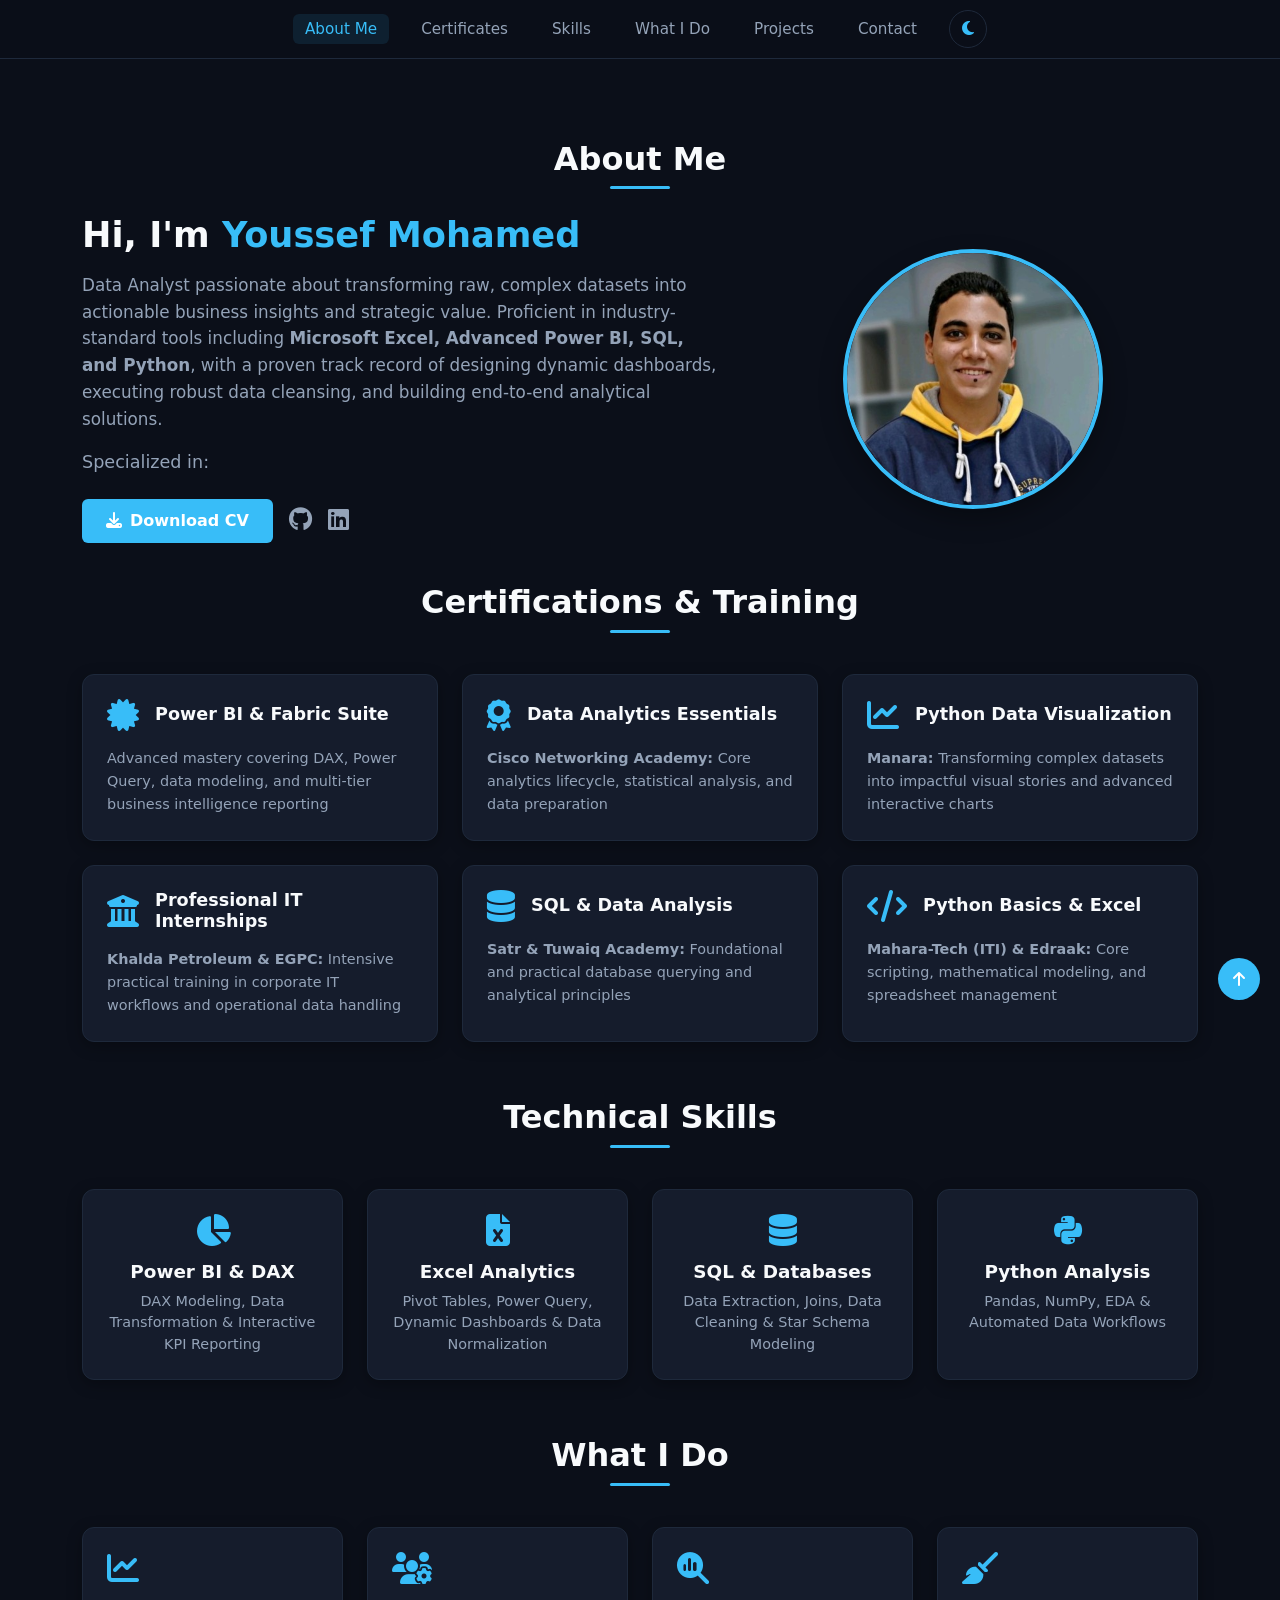
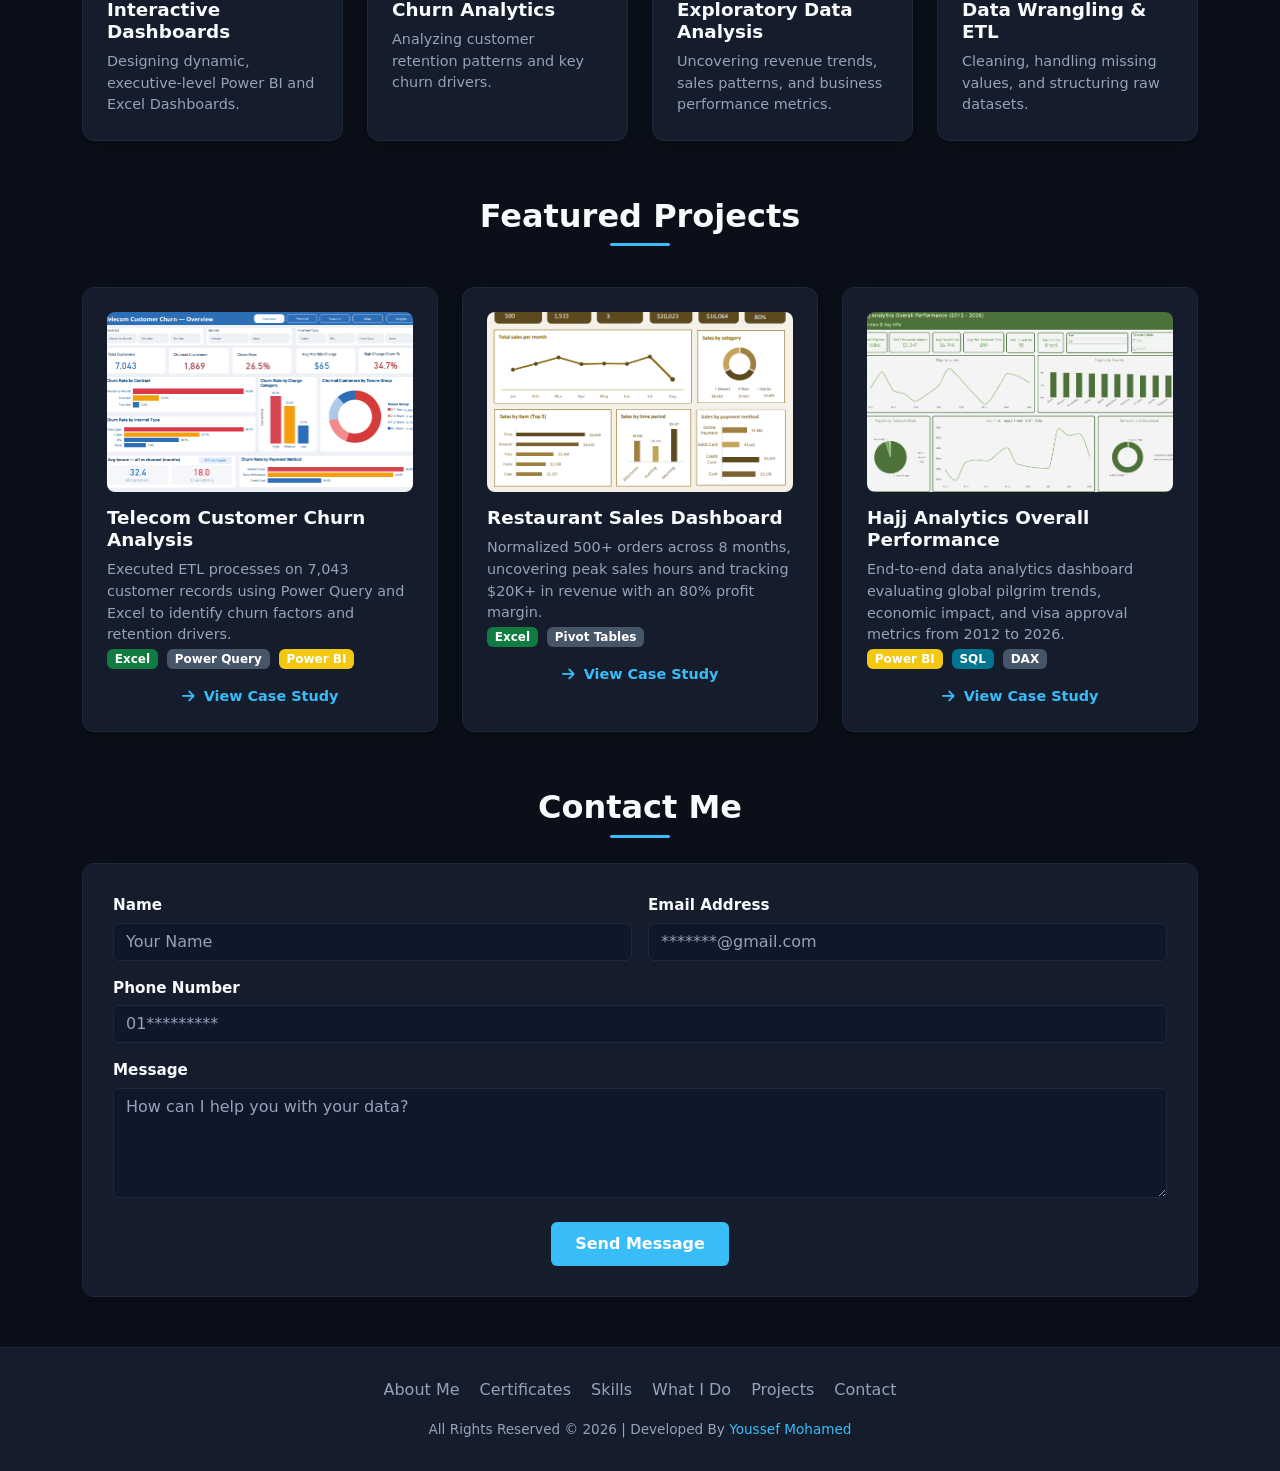
<file: index.html>
<!DOCTYPE html>
<html lang="en">
<head>
    <meta charset="UTF-8">
    <meta name="viewport" content="width=device-width, initial-scale=1.0">
    <title>Youssef Mohamed | Data Analyst Portfolio</title>
    <link rel="stylesheet" href="style.css">
    <link rel="stylesheet" href="all.min-new.css">
    <link rel='stylesheet' href='https://cdnjs.cloudflare.com/ajax/libs/bootstrap/5.3.3/css/bootstrap.min.css'>
    <link rel='stylesheet' href='https://cdnjs.cloudflare.com/ajax/libs/font-awesome/6.5.2/css/all.min.css'>
    <link rel="preconnect" href="https://fonts.googleapis.com">
    <link rel="preconnect" href="https://fonts.gstatic.com" crossorigin>
    <link href="https://fonts.googleapis.com/css2?family=Poppins:wght@300;400;600;700&family=Ubuntu:wght@400;500;700&display=swap" rel="stylesheet">
    <link rel="icon" href="images/youssef.jpg">
    <link href="https://unpkg.com/aos@2.3.1/dist/aos.css" rel="stylesheet">
</head>
<body>
    <div class="loading">
        <div class="spinner"></div>
    </div>
    
    <a id="scroll_top" href="#!"><i class="fa-solid fa-arrow-up"></i></a>

    <nav class="nav-header">
        <div class="nav-container">
            <ul>
                <li><a href="#who_am_i_text" class="active who_am_i">About Me</a></li>
                <li><a href="#certificates_text" class="cert_nav">Certificates</a></li>
                <li><a href="#skills_text" class="skills_nav">Skills</a></li>
                <li><a href="#focus_text" class="what_i_do">What I Do</a></li>
                <li><a href="#projects_text" class="projects_nav">Projects</a></li>
                <li><a href="#contact_text" class="contact">Contact</a></li>
                <li>
                    <button id="theme-toggle" class="theme-toggle-btn" aria-label="Toggle Theme">
                        <i class="fa-solid fa-moon" id="theme-icon"></i>
                    </button>
                </li>
            </ul>
        </div>
    </nav>

    <div class="container main-content">
        <h2 class="heading_text" id="who_am_i_text" data-aos="fade-down">About Me</h2> 
        <div class="row main align-items-center my-4">
            <div class="col-lg-7 col-md-6" data-aos="fade-right">
                <h3 class="hero-title">Hi, I'm <span class="highlight">Youssef Mohamed</span></h3>
                <p class="hero-desc">
                    Data Analyst passionate about transforming raw, complex datasets into actionable business insights and strategic value. 
                    Proficient in industry-standard tools including <strong>Microsoft Excel, Advanced Power BI, SQL, and Python</strong>, with a proven track record of designing dynamic dashboards, executing robust data cleansing, and building end-to-end analytical solutions.
                </p>
                <div class="typing-container mb-4">
                    <span>Specialized in: </span><span class="TypedText"></span><span class="TypeCursor">&nbsp;</span>
                </div>

                <div class="d-flex align-items-center gap-3 flex-wrap">
                    <a href="Youssef_Mohamed_Data_Analyst_CV.pdf" download class="submit-btn text-decoration-none d-inline-block text-center">
                        <i class="fa-solid fa-download me-2"></i>Download CV
                    </a>
                    <a href="https://github.com/Youssefmohamed18" target="_blank" class="social-link-btn" title="GitHub Profile">
                        <i class="fa-brands fa-github fs-4"></i>
                    </a>
                    <a href="https://www.linkedin.com/in/youssef-mohamed00/" target="_blank" class="social-link-btn" title="LinkedIn Profile">
                        <i class="fa-brands fa-linkedin fs-4"></i>
                    </a>
                </div>
            </div>
            <div class="col-lg-5 col-md-6 text-center mt-4 mt-md-0" data-aos="fade-left">
                <div class="profile-img-container">
                    <img src="images/youssef.jpg" alt="Youssef Mohamed - Data Analyst" class="profile-img">
                </div>
            </div>
        </div>

        <!-- Certifications & Training Section -->
        <h2 class="heading_text" id="certificates_text" data-aos="fade-down">Certifications & Training</h2>
        <div class="row cert_section g-4 py-3" data-aos="fade-up">
            <div class="col-md-4 col-sm-6">
                <div class="custom-card cert-card">
                    <div class="d-flex align-items-center mb-3">
                        <i class="fa-solid fa-certificate cert-icon me-3"></i>
                        <h4 class="m-0">Power BI & Fabric Suite</h4>
                    </div>
                    <p>Advanced mastery covering DAX, Power Query, data modeling, and multi-tier business intelligence reporting</p>
                </div>
            </div>
            <div class="col-md-4 col-sm-6">
                <div class="custom-card cert-card">
                    <div class="d-flex align-items-center mb-3">
                        <i class="fa-solid fa-award cert-icon me-3"></i>
                        <h4 class="m-0">Data Analytics Essentials</h4>
                    </div>
                    <p><strong>Cisco Networking Academy:</strong> Core analytics lifecycle, statistical analysis, and data preparation</p>
                </div>
            </div>
            <div class="col-md-4 col-sm-6">
                <div class="custom-card cert-card">
                    <div class="d-flex align-items-center mb-3">
                        <i class="fa-solid fa-chart-line cert-icon me-3"></i>
                        <h4 class="m-0">Python Data Visualization</h4>
                    </div>
                    <p><strong>Manara:</strong> Transforming complex datasets into impactful visual stories and advanced interactive charts</p>
                </div>
            </div>
            <div class="col-md-4 col-sm-6">
                <div class="custom-card cert-card">
                    <div class="d-flex align-items-center mb-3">
                        <i class="fa-solid fa-building-columns cert-icon me-3"></i>
                        <h4 class="m-0">Professional IT Internships</h4>
                    </div>
                    <p><strong>Khalda Petroleum & EGPC:</strong> Intensive practical training in corporate IT workflows and operational data handling</p>
                </div>
            </div>
            <div class="col-md-4 col-sm-6">
                <div class="custom-card cert-card">
                    <div class="d-flex align-items-center mb-3">
                        <i class="fa-solid fa-database cert-icon me-3"></i>
                        <h4 class="m-0">SQL & Data Analysis</h4>
                    </div>
                    <p><strong>Satr & Tuwaiq Academy:</strong> Foundational and practical database querying and analytical principles</p>
                </div>
            </div>
            <div class="col-md-4 col-sm-6">
                <div class="custom-card cert-card">
                    <div class="d-flex align-items-center mb-3">
                        <i class="fa-solid fa-code cert-icon me-3"></i>
                        <h4 class="m-0">Python Basics & Excel</h4>
                    </div>
                    <p><strong>Mahara-Tech (ITI) & Edraak:</strong> Core scripting, mathematical modeling, and spreadsheet management</p>
                </div>
            </div>
        </div>

        <h2 class="heading_text" id="skills_text" data-aos="fade-down">Technical Skills</h2>
        <div class="row skills_section g-4 py-3" data-aos="fade-up">
            <div class="col-md-3 col-sm-6">
                <div class="custom-card skill-card text-center">
                    <i class="fa-solid fa-chart-pie skill-icon powerbi-icon"></i>
                    <h4>Power BI & DAX</h4>
                    <p>DAX Modeling, Data Transformation & Interactive KPI Reporting</p>
                </div>
            </div>
            <div class="col-md-3 col-sm-6">
                <div class="custom-card skill-card text-center">
                    <i class="fa-solid fa-file-excel skill-icon excel-icon"></i>
                    <h4>Excel Analytics</h4>
                    <p>Pivot Tables, Power Query, Dynamic Dashboards & Data Normalization</p>
                </div>
            </div>
            <div class="col-md-3 col-sm-6">
                <div class="custom-card skill-card text-center">
                    <i class="fa-solid fa-database skill-icon sql-icon"></i>
                    <h4>SQL & Databases</h4>
                    <p>Data Extraction, Joins, Data Cleaning & Star Schema Modeling</p>
                </div>
            </div>
            <div class="col-md-3 col-sm-6">
                <div class="custom-card skill-card text-center">
                    <i class="fa-brands fa-python skill-icon python-icon"></i>
                    <h4>Python Analysis</h4>
                    <p>Pandas, NumPy, EDA & Automated Data Workflows</p>
                </div>
            </div>
        </div>

        <h2 class="heading_text" id="focus_text" data-aos="fade-down">What I Do</h2>
        <div class="row services_section g-4 py-3" data-aos="fade-up">
            <div class="col-md-6 col-lg-3">
                <div class="custom-card service-card">
                    <i class="fa-solid fa-chart-line service-icon"></i>
                    <h4>Interactive Dashboards</h4>
                    <p>Designing dynamic, executive-level Power BI and Excel Dashboards.</p>
                </div>
            </div>
            <div class="col-md-6 col-lg-3">
                <div class="custom-card service-card">
                    <i class="fa-solid fa-users-gear service-icon"></i>
                    <h4>Churn Analytics</h4>
                    <p>Analyzing customer retention patterns and key churn drivers.</p>
                </div>
            </div>
            <div class="col-md-6 col-lg-3">
                <div class="custom-card service-card">
                    <i class="fa-solid fa-magnifying-glass-chart service-icon"></i>
                    <h4>Exploratory Data Analysis</h4>
                    <p>Uncovering revenue trends, sales patterns, and business performance metrics.</p>
                </div>
            </div>
            <div class="col-md-6 col-lg-3">
                <div class="custom-card service-card">
                    <i class="fa-solid fa-broom service-icon"></i>
                    <h4>Data Wrangling & ETL</h4>
                    <p>Cleaning, handling missing values, and structuring raw datasets.</p>
                </div>
            </div>
        </div>

        <h2 class="heading_text" id="projects_text" data-aos="fade-down">Featured Projects</h2>
        <div class="row projects-container g-4 py-3" data-aos="fade-up">
            <!-- Project 1 -->
            <div class="col-lg-4 col-md-6">
                <div class="custom-card project-card">
                    <div class="project-img-box">
                        <img src="images/Telecom_Dashboard_PowerBI.png" alt="Telecom Churn Dashboard" class="project-img">
                    </div>
                    <div class="project-body">
                        <h4>Telecom Customer Churn Analysis</h4>
                        <p>Executed ETL processes on 7,043 customer records using Power Query and Excel to identify churn factors and retention drivers.</p>
                        <div class="tags mb-3">
                            <span class="badge bg-excel">Excel</span>
                            <span class="badge bg-tech">Power Query</span>
                            <span class="badge bg-powerbi">Power BI</span>
                        </div>
                        <a href="project-telecom.html" class="btn-project w-100 text-center d-block">
                            <i class="fa-solid fa-arrow-right me-1"></i> View Case Study
                        </a>
                    </div>
                </div>
            </div>
            <!-- Project 2 -->
            <div class="col-lg-4 col-md-6">
                <div class="custom-card project-card">
                    <div class="project-img-box">
                        <img src="images/Restaurant_dashboard.png" alt="Restaurant Sales Optimization" class="project-img">
                    </div>
                    <div class="project-body">
                        <h4>Restaurant Sales Dashboard</h4>
                        <p>Normalized 500+ orders across 8 months, uncovering peak sales hours and tracking $20K+ in revenue with an 80% profit margin.</p>
                        <div class="tags mb-3">
                            <span class="badge bg-excel">Excel</span>
                            <span class="badge bg-tech">Pivot Tables</span>
                        </div>
                        <a href="project-restaurant.html" class="btn-project w-100 text-center d-block">
                            <i class="fa-solid fa-arrow-right me-1"></i> View Case Study
                        </a>
                    </div>
                </div>
            </div>
            <!-- Project 3 -->
            <div class="col-lg-4 col-md-6">
                <div class="custom-card project-card">
                    <div class="project-img-box">
                        <img src="images/Overview_Page.png" alt="Hajj Analytics Dashboard" class="project-img">
                    </div>
                    <div class="project-body">
                        <h4>Hajj Analytics Overall Performance</h4>
                        <p>End-to-end data analytics dashboard evaluating global pilgrim trends, economic impact, and visa approval metrics from 2012 to 2026.</p>
                        <div class="tags mb-3">
                            <span class="badge bg-powerbi">Power BI</span>
                            <span class="badge bg-sql">SQL</span>
                            <span class="badge bg-tech">DAX</span>
                        </div>
                        <a href="project-hajj.html" class="btn-project w-100 text-center d-block">
                            <i class="fa-solid fa-arrow-right me-1"></i> View Case Study
                        </a>
                    </div>
                </div>
            </div>
        </div>

        <h2 class="heading_text" id="contact_text" data-aos="fade-down">Contact Me</h2>
        <div class="contact-box my-4">
            <form id="contact-form">
                <div class="row g-3">
                    <div class="col-md-6" data-aos="fade-right">
                        <label for="name">Name</label>
                        <input type="text" name="name" id="name" class="form-control custom-input" placeholder="Your Name" required>
                    </div>
                    <div class="col-md-6" data-aos="fade-right">
                        <label for="email">Email Address</label>
                        <input type="email" name="email" id="email" class="form-control custom-input" placeholder="*******@gmail.com" required>
                    </div>
                    <div class="col-12" data-aos="fade-right">
                        <label for="phone">Phone Number</label>
                        <input type="tel" name="phone" id="phone" class="form-control custom-input" placeholder="01*********" required>
                    </div>
                    <div class="col-12" data-aos="fade-right">
                        <label for="message">Message</label>
                        <textarea name="message" id="message" rows="4" class="form-control custom-input" placeholder="How can I help you with your data?" required></textarea>
                    </div>
                    <div class="col-12 text-center mt-4" data-aos="fade-up">
                        <button type="submit" id="submit-btn" class="submit-btn">Send Message</button>
                    </div>
                </div>
                <!-- عنصر رسالة التنبيه -->
                <div id="form-status" class="mt-3 text-center fw-bold" style="display: none;"></div>
            </form>
        </div>
    </div>

    <footer>
        <ul>
            <li><a href="#who_am_i_text" class="who_am_i">About Me</a></li>
            <li><a href="#certificates_text" class="cert_nav">Certificates</a></li>
            <li><a href="#skills_text" class="skills_nav">Skills</a></li>
            <li><a href="#focus_text" class="services">What I Do</a></li>
            <li><a href="#projects_text" class="projects_nav">Projects</a></li>
            <li><a href="#contact_text" class="contact">Contact</a></li>
        </ul>
        <span>All Rights Reserved ©️ 2026 | Developed By <a href="https://github.com/Youssefmohamed18" target="_blank">Youssef Mohamed</a></span>
    </footer>

    <script src="https://unpkg.com/aos@2.3.1/dist/aos.js"></script>
    <script src='https://cdnjs.cloudflare.com/ajax/libs/jquery/3.6.3/jquery.min.js'></script>
    <script src='https://cdnjs.cloudflare.com/ajax/libs/bootstrap/5.3.3/js/bootstrap.bundle.min.js'></script>
    <script src="script.js"></script>
</body>
</html>
</file>
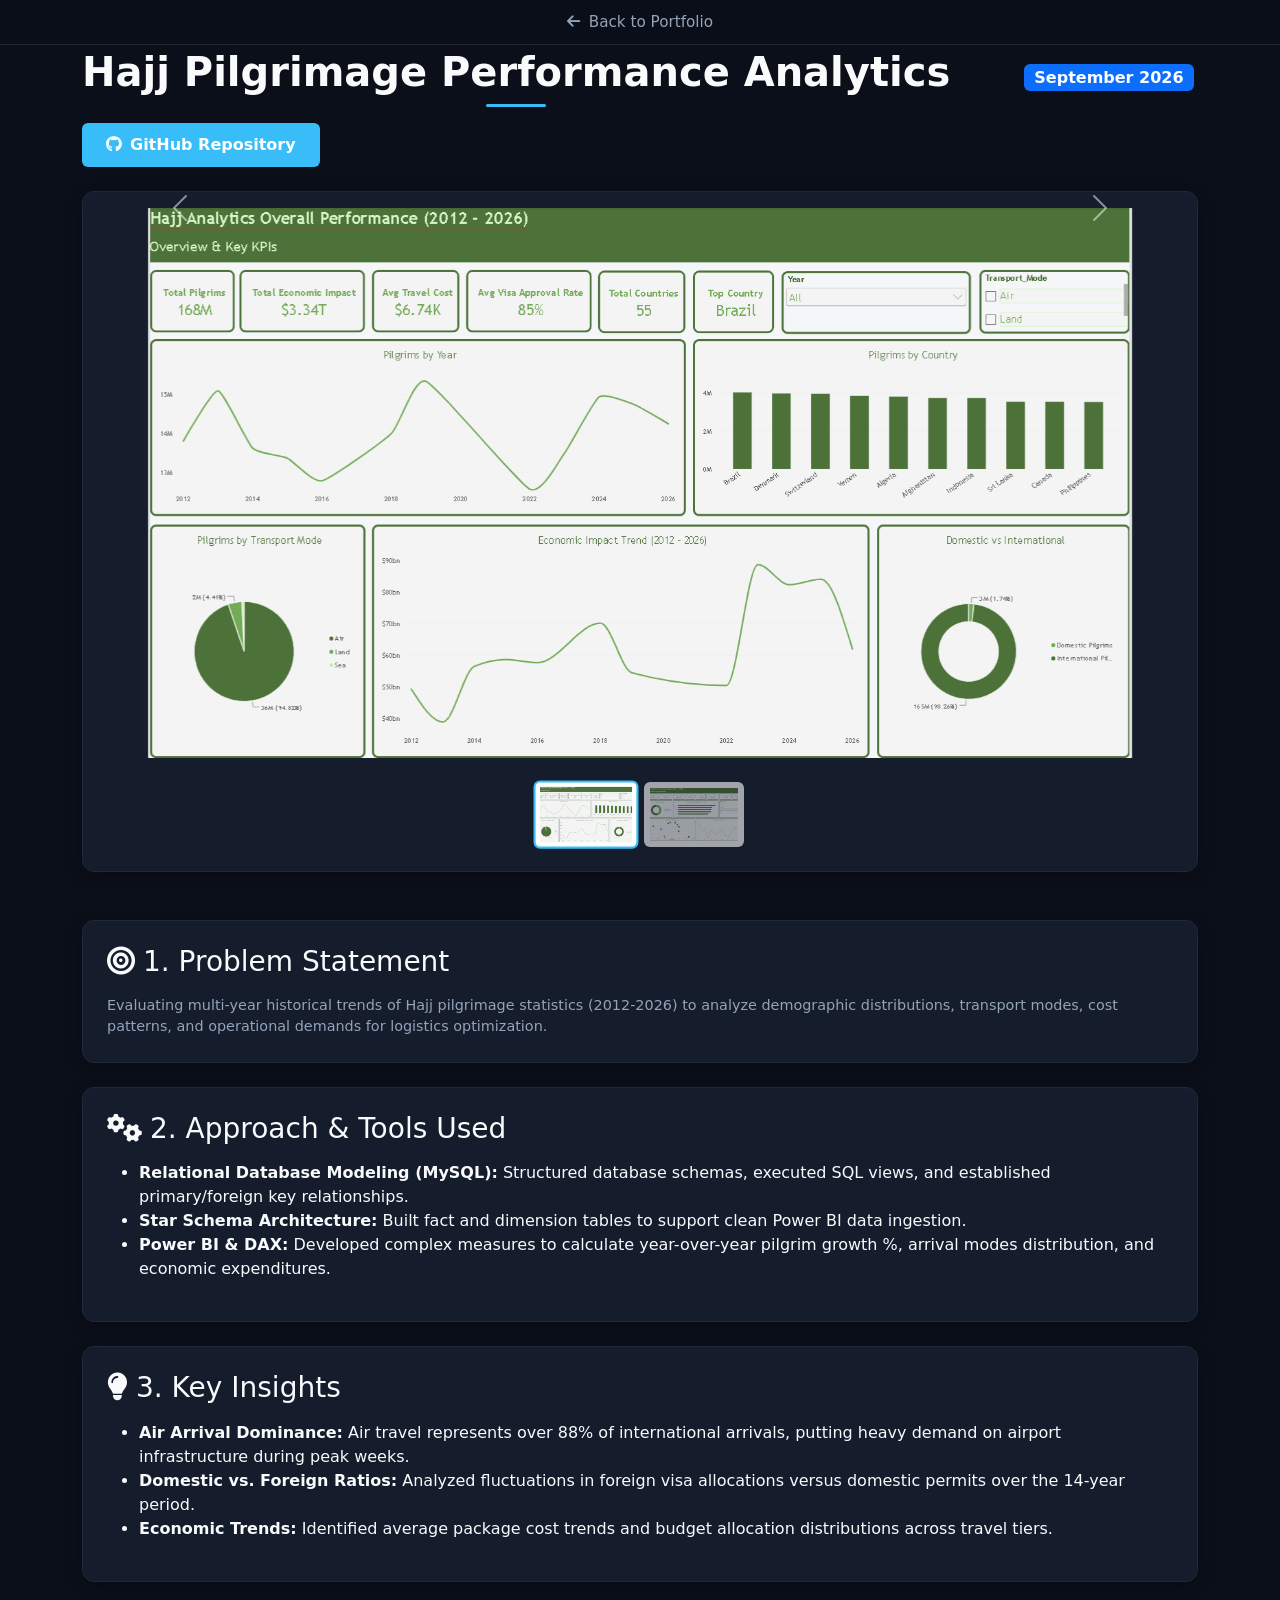
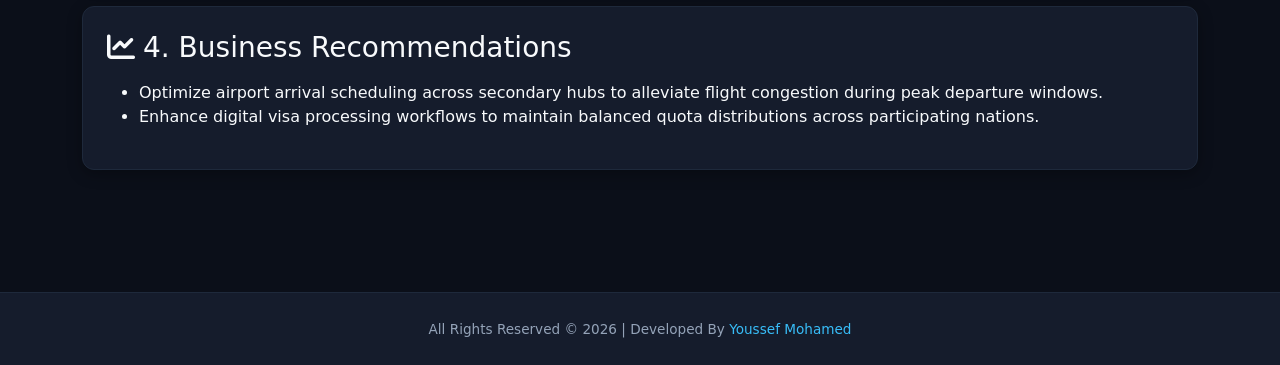
<file: project-hajj.html>
<!DOCTYPE html>
<html lang="en">
<head>
    <meta charset="UTF-8">
    <meta name="viewport" content="width=device-width, initial-scale=1.0">
    <title>Hajj Pilgrimage Analytics | Case Study</title>
    <link rel="stylesheet" href="style.css">
    <link rel='stylesheet' href='https://cdnjs.cloudflare.com/ajax/libs/bootstrap/5.3.3/css/bootstrap.min.css'>
    <link rel='stylesheet' href='https://cdnjs.cloudflare.com/ajax/libs/font-awesome/6.5.2/css/all.min.css'>
    <link href="https://fonts.googleapis.com/css2?family=Poppins:wght@300;400;600;700&display=swap" rel="stylesheet">
    <link rel="icon" href="images/youssef.jpg">
</head>
<body>

    <nav class="nav-header">
        <div class="nav-container">
            <ul>
                <li><a href="index.html"><i class="fa-solid fa-arrow-left me-1"></i> Back to Portfolio</a></li>
            </ul>
        </div>
    </nav>

    <div class="container main-content py-5">
        <div class="d-flex justify-content-between align-items-center flex-wrap mb-3">
            <h1 class="heading_text text-start m-0">Hajj Pilgrimage Performance Analytics</h1>
            <span class="badge bg-primary fs-6">September 2026</span>
        </div>

        <div class="d-flex gap-3 mb-4 flex-wrap">
            <a href="https://github.com/Youssefmohamed18/Hajj-Analytics" target="_blank" class="submit-btn text-decoration-none">
                <i class="fa-brands fa-github me-2"></i>GitHub Repository
            </a>
        </div>

        <!-- Interactive Image Carousel for Hajj (2 Images) -->
        <div class="custom-card p-3 mb-5">
            <div id="hajjCarousel" class="carousel slide" data-bs-ride="carousel">
                <div class="carousel-inner rounded">
                    <div class="carousel-item active">
                        <img src="images/Overview_Page.png" class="d-block w-100" alt="Hajj Overview Dashboard">
                    </div>
                    <div class="carousel-item">
                        <img src="images/Demographics_Page.png" class="d-block w-100" alt="Hajj Demographic Analysis">
                    </div>
                </div>

                <!-- Arrows Left / Right -->
                <button class="carousel-control-prev" type="button" data-bs-target="#hajjCarousel" data-bs-slide="prev">
                    <span class="carousel-control-prev-icon" aria-hidden="true"></span>
                    <span class="visually-hidden">Previous</span>
                </button>
                <button class="carousel-control-next" type="button" data-bs-target="#hajjCarousel" data-bs-slide="next">
                    <span class="carousel-control-next-icon" aria-hidden="true"></span>
                    <span class="visually-hidden">Next</span>
                </button>
            </div>

            <!-- Thumbnails Selector Below -->
            <div class="d-flex gap-2 justify-content-center mt-3 py-2">
                <img src="images/Overview_Page.png" data-bs-target="#hajjCarousel" data-bs-slide-to="0" class="img-thumbnail carousel-thumb active" style="width: 100px; height: 65px; object-fit: cover; cursor: pointer;">
                <img src="images/Demographics_Page.png" data-bs-target="#hajjCarousel" data-bs-slide-to="1" class="img-thumbnail carousel-thumb" style="width: 100px; height: 65px; object-fit: cover; cursor: pointer;">
            </div>
        </div>

        <div class="custom-card p-4 mb-4">
            <h3 class="text-highlight mb-3"><i class="fa-solid fa-bullseye me-2"></i>1. Problem Statement</h3>
            <p>Evaluating multi-year historical trends of Hajj pilgrimage statistics (2012-2026) to analyze demographic distributions, transport modes, cost patterns, and operational demands for logistics optimization.</p>
        </div>

        <div class="custom-card p-4 mb-4">
            <h3 class="text-highlight mb-3"><i class="fa-solid fa-gears me-2"></i>2. Approach & Tools Used</h3>
            <ul>
                <li><strong>Relational Database Modeling (MySQL):</strong> Structured database schemas, executed SQL views, and established primary/foreign key relationships.</li>
                <li><strong>Star Schema Architecture:</strong> Built fact and dimension tables to support clean Power BI data ingestion.</li>
                <li><strong>Power BI & DAX:</strong> Developed complex measures to calculate year-over-year pilgrim growth %, arrival modes distribution, and economic expenditures.</li>
            </ul>
        </div>

        <div class="custom-card p-4 mb-4">
            <h3 class="text-highlight mb-3"><i class="fa-solid fa-lightbulb me-2"></i>3. Key Insights</h3>
            <ul>
                <li><strong>Air Arrival Dominance:</strong> Air travel represents over 88% of international arrivals, putting heavy demand on airport infrastructure during peak weeks.</li>
                <li><strong>Domestic vs. Foreign Ratios:</strong> Analyzed fluctuations in foreign visa allocations versus domestic permits over the 14-year period.</li>
                <li><strong>Economic Trends:</strong> Identified average package cost trends and budget allocation distributions across travel tiers.</li>
            </ul>
        </div>

        <div class="custom-card p-4 mb-4">
            <h3 class="text-highlight mb-3"><i class="fa-solid fa-chart-line me-2"></i>4. Business Recommendations</h3>
            <ul>
                <li>Optimize airport arrival scheduling across secondary hubs to alleviate flight congestion during peak departure windows.</li>
                <li>Enhance digital visa processing workflows to maintain balanced quota distributions across participating nations.</li>
            </ul>
        </div>
    </div>

    <footer class="text-center py-4">
        <span>All Rights Reserved ©️ 2026 | Developed By <a href="https://github.com/Youssefmohamed18" target="_blank">Youssef Mohamed</a></span>
    </footer>

    <script src="https://cdnjs.cloudflare.com/ajax/libs/bootstrap/5.3.3/js/bootstrap.bundle.min.js"></script>
    <script src="script.js"></script>
<script>
document.addEventListener('DOMContentLoaded', function () {
    document.querySelectorAll('.carousel[id]').forEach(function (carousel) {
        const target = '#' + carousel.id;
        const thumbnails = Array.from(document.querySelectorAll('.carousel-thumb[data-bs-target]'))
            .filter(function (thumbnail) {
                return thumbnail.getAttribute('data-bs-target') === target;
            });

        function selectThumbnail(index) {
            thumbnails.forEach(function (thumbnail, thumbnailIndex) {
                thumbnail.classList.toggle('active', thumbnailIndex === index);
            });
        }

        // Keep the highlight in sync immediately when a thumbnail is clicked.
        thumbnails.forEach(function (thumbnail) {
            thumbnail.addEventListener('click', function () {
                selectThumbnail(Number(thumbnail.getAttribute('data-bs-slide-to')));
            });
        });

        // Also sync when the carousel changes using arrows, swipes, or autoplay.
        carousel.addEventListener('slid.bs.carousel', function (event) {
            const slides = Array.from(carousel.querySelectorAll('.carousel-item'));
            const activeIndex = slides.indexOf(event.relatedTarget);
            if (activeIndex >= 0) selectThumbnail(activeIndex);
        });
    });
});
</script>
</body>
</html>
</file>
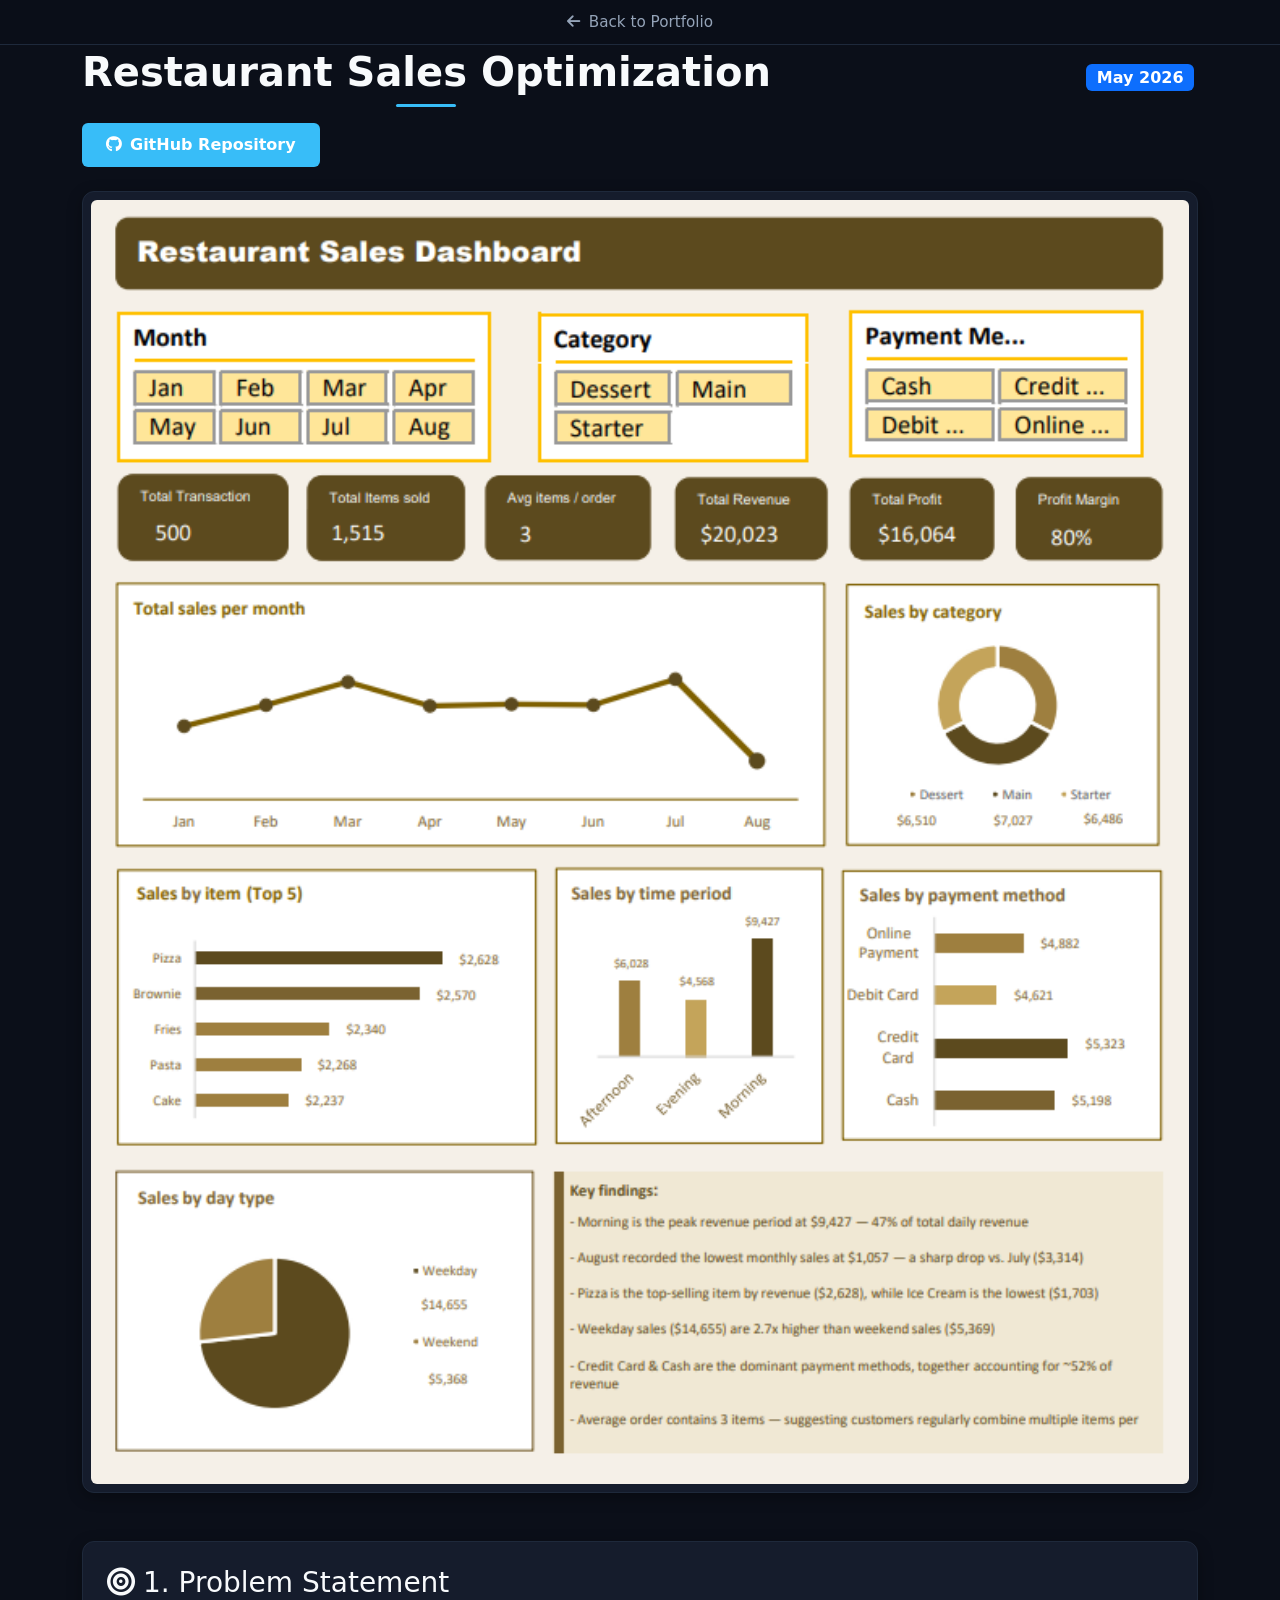
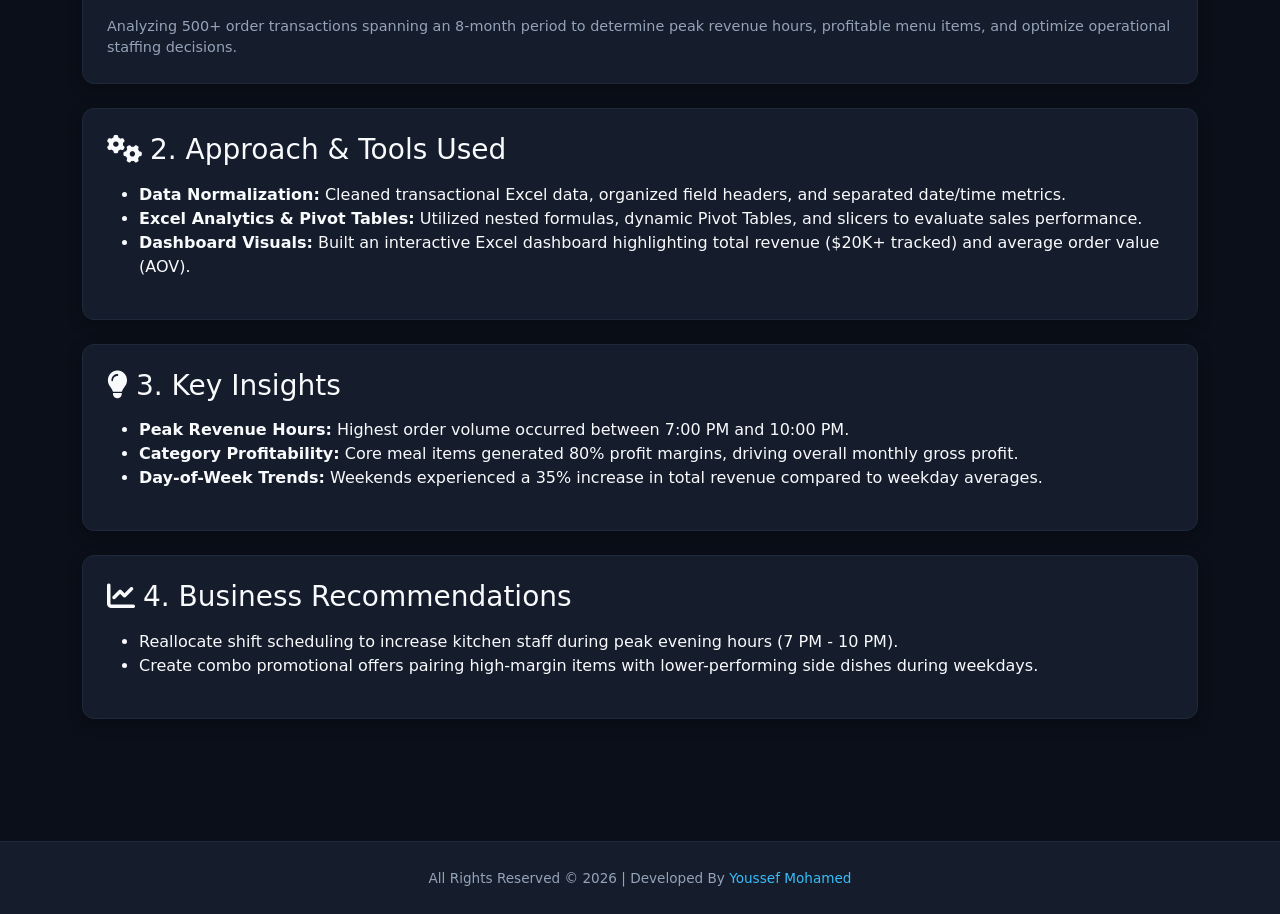
<file: project-restaurant.html>
<!DOCTYPE html>
<html lang="en">
<head>
    <meta charset="UTF-8">
    <meta name="viewport" content="width=device-width, initial-scale=1.0">
    <title>Restaurant Sales Optimization | Case Study</title>
    <link rel="stylesheet" href="style.css">
    <link rel='stylesheet' href='https://cdnjs.cloudflare.com/ajax/libs/bootstrap/5.3.3/css/bootstrap.min.css'>
    <link rel='stylesheet' href='https://cdnjs.cloudflare.com/ajax/libs/font-awesome/6.5.2/css/all.min.css'>
    <link href="https://fonts.googleapis.com/css2?family=Poppins:wght@300;400;600;700&display=swap" rel="stylesheet">
    <link rel="icon" href="images/youssef.jpg">
</head>
<body>

    <nav class="nav-header">
        <div class="nav-container">
            <ul>
                <li><a href="index.html"><i class="fa-solid fa-arrow-left me-1"></i> Back to Portfolio</a></li>
            </ul>
        </div>
    </nav>

    <div class="container main-content py-5">
        <div class="d-flex justify-content-between align-items-center flex-wrap mb-3">
            <h1 class="heading_text text-start m-0">Restaurant Sales Optimization</h1>
            <span class="badge bg-primary fs-6">May 2026</span>
        </div>

        <div class="d-flex gap-3 mb-4 flex-wrap">
            <a href="https://github.com/Youssefmohamed18/restaurant-sales-analysis" target="_blank" class="submit-btn text-decoration-none">
                <i class="fa-brands fa-github me-2"></i>GitHub Repository
            </a>
        </div>

        <div class="row g-3 mb-5">
            <div class="col-md-12">
                <div class="custom-card p-2 text-center">
                    <img src="images/Restaurant_dashboard.png" alt="Restaurant Sales Dashboard" class="img-fluid rounded w-100">
                </div>
            </div>
        </div>

        <div class="custom-card p-4 mb-4">
            <h3 class="text-highlight mb-3"><i class="fa-solid fa-bullseye me-2"></i>1. Problem Statement</h3>
            <p>Analyzing 500+ order transactions spanning an 8-month period to determine peak revenue hours, profitable menu items, and optimize operational staffing decisions.</p>
        </div>

        <div class="custom-card p-4 mb-4">
            <h3 class="text-highlight mb-3"><i class="fa-solid fa-gears me-2"></i>2. Approach & Tools Used</h3>
            <ul>
                <li><strong>Data Normalization:</strong> Cleaned transactional Excel data, organized field headers, and separated date/time metrics.</li>
                <li><strong>Excel Analytics & Pivot Tables:</strong> Utilized nested formulas, dynamic Pivot Tables, and slicers to evaluate sales performance.</li>
                <li><strong>Dashboard Visuals:</strong> Built an interactive Excel dashboard highlighting total revenue ($20K+ tracked) and average order value (AOV).</li>
            </ul>
        </div>

        <div class="custom-card p-4 mb-4">
            <h3 class="text-highlight mb-3"><i class="fa-solid fa-lightbulb me-2"></i>3. Key Insights</h3>
            <ul>
                <li><strong>Peak Revenue Hours:</strong> Highest order volume occurred between 7:00 PM and 10:00 PM.</li>
                <li><strong>Category Profitability:</strong> Core meal items generated 80% profit margins, driving overall monthly gross profit.</li>
                <li><strong>Day-of-Week Trends:</strong> Weekends experienced a 35% increase in total revenue compared to weekday averages.</li>
            </ul>
        </div>

        <div class="custom-card p-4 mb-4">
            <h3 class="text-highlight mb-3"><i class="fa-solid fa-chart-line me-2"></i>4. Business Recommendations</h3>
            <ul>
                <li>Reallocate shift scheduling to increase kitchen staff during peak evening hours (7 PM - 10 PM).</li>
                <li>Create combo promotional offers pairing high-margin items with lower-performing side dishes during weekdays.</li>
            </ul>
        </div>
    </div>

    <footer class="text-center py-4">
        <span>All Rights Reserved ©️ 2026 | Developed By <a href="https://github.com/Youssefmohamed18" target="_blank">Youssef Mohamed</a></span>
    </footer>

    <script src="https://cdnjs.cloudflare.com/ajax/libs/bootstrap/5.3.3/js/bootstrap.bundle.min.js"></script>
    <script src="script.js"></script>
</body>
</html>
</file>
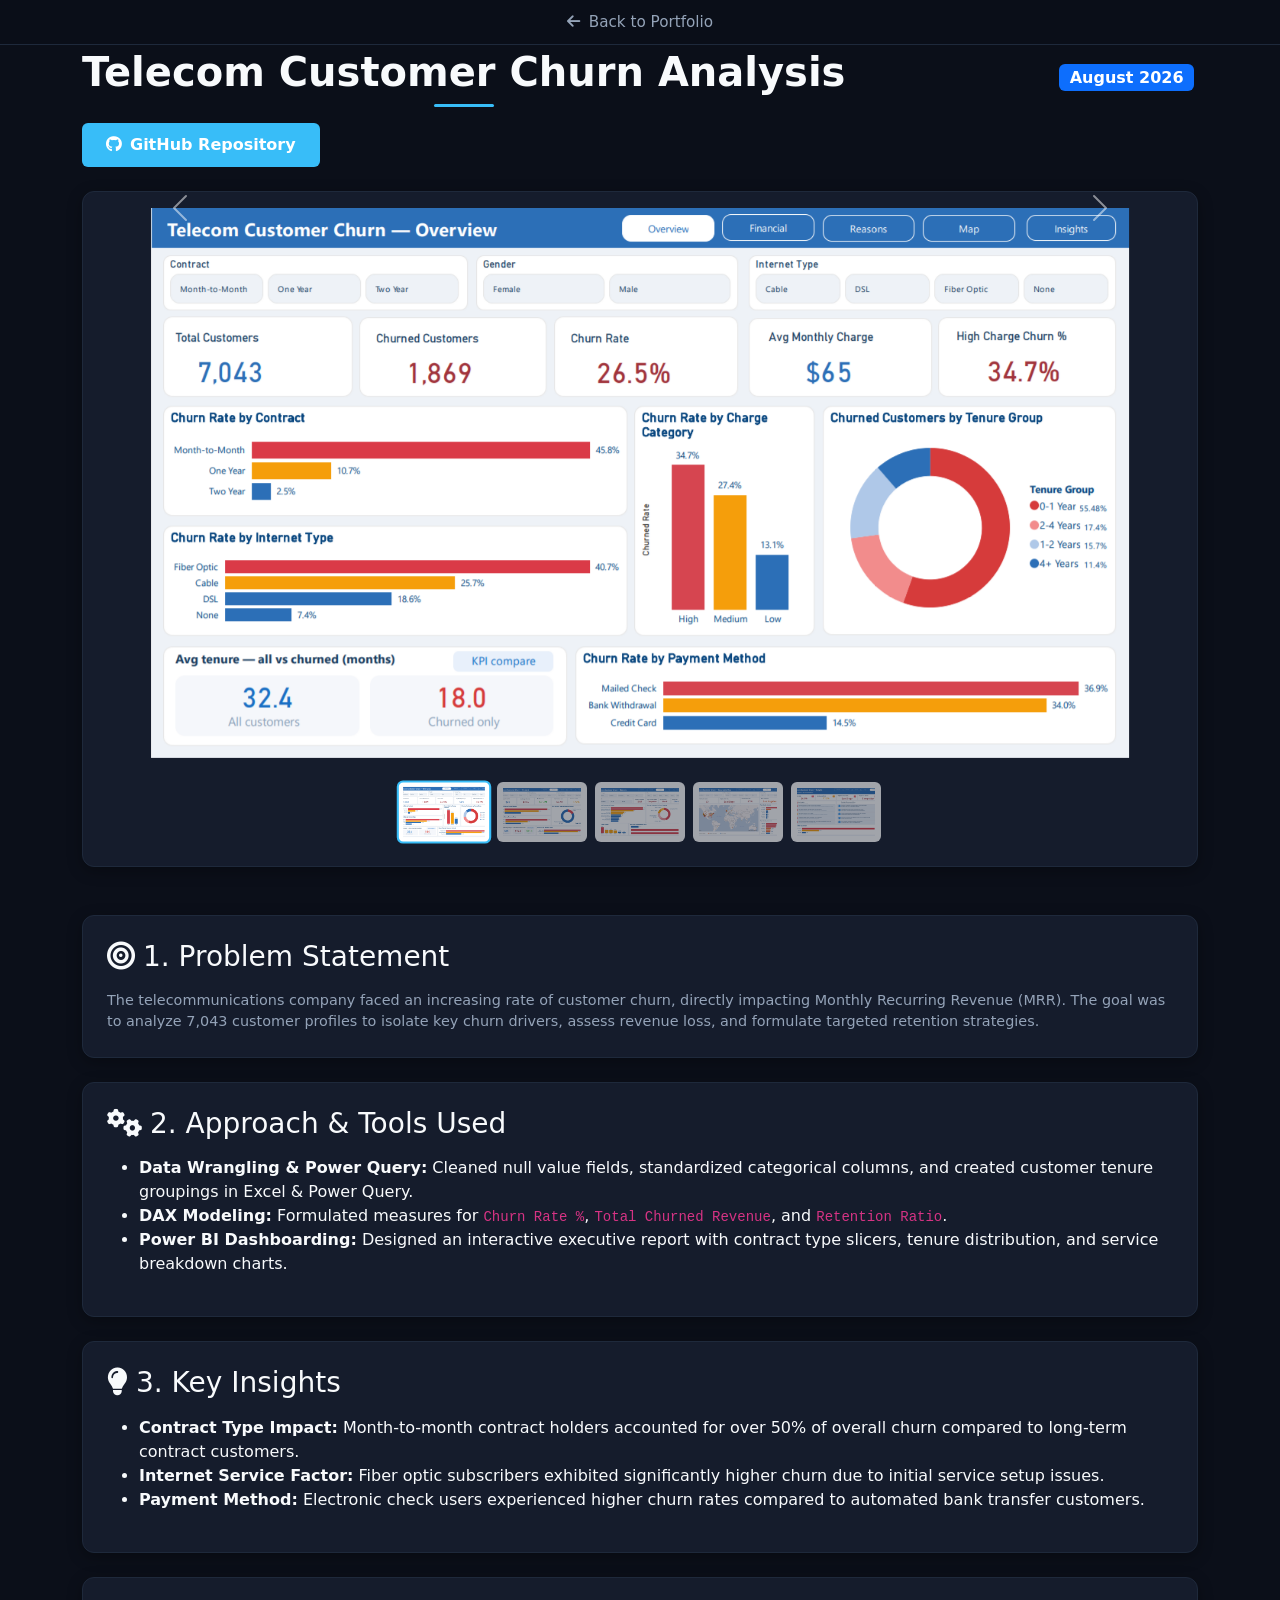
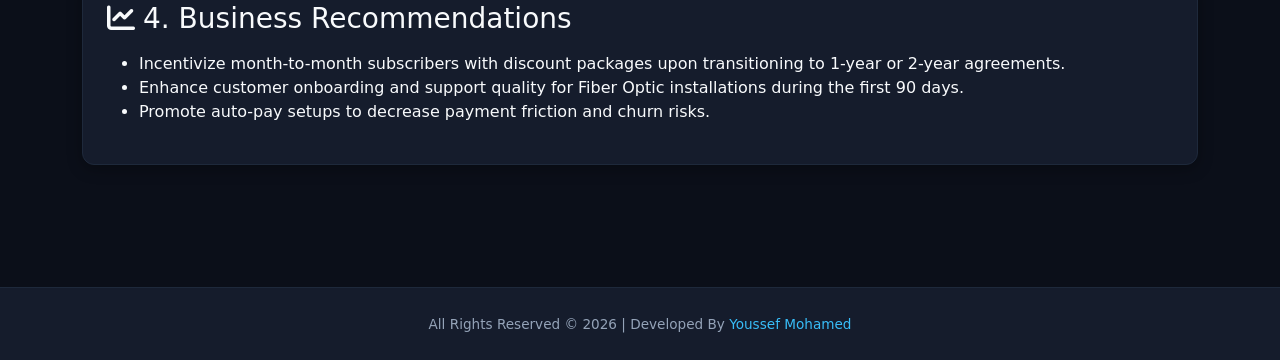
<file: project-telecom.html>
<!DOCTYPE html>
<html lang="en">
<head>
    <meta charset="UTF-8">
    <meta name="viewport" content="width=device-width, initial-scale=1.0">
    <title>Telecom Customer Churn Analysis | Case Study</title>
    <link rel="stylesheet" href="style.css">
    <link rel='stylesheet' href='https://cdnjs.cloudflare.com/ajax/libs/bootstrap/5.3.3/css/bootstrap.min.css'>
    <link rel='stylesheet' href='https://cdnjs.cloudflare.com/ajax/libs/font-awesome/6.5.2/css/all.min.css'>
    <link href="https://fonts.googleapis.com/css2?family=Poppins:wght@300;400;600;700&display=swap" rel="stylesheet">
    <link rel="icon" href="images/youssef.jpg">
</head>
<body>

    <nav class="nav-header">
        <div class="nav-container">
            <ul>
                <li><a href="index.html"><i class="fa-solid fa-arrow-left me-1"></i> Back to Portfolio</a></li>
            </ul>
        </div>
    </nav>

    <div class="container main-content py-5">
        <div class="d-flex justify-content-between align-items-center flex-wrap mb-3">
            <h1 class="heading_text text-start m-0">Telecom Customer Churn Analysis</h1>
            <span class="badge bg-primary fs-6">August 2026</span>
        </div>

        <div class="d-flex gap-3 mb-4 flex-wrap">
            <a href="https://github.com/Youssefmohamed18/Telecom-Customer-Churn-Analysis" target="_blank" class="submit-btn text-decoration-none">
                <i class="fa-brands fa-github me-2"></i>GitHub Repository
            </a>
        </div>

        <!-- Interactive Image Carousel with Thumbnails -->
        <div class="custom-card p-3 mb-5">
            <!-- Main Carousel -->
            <div id="telecomCarousel" class="carousel slide" data-bs-ride="carousel">
                <div class="carousel-inner rounded">
                    <div class="carousel-item active">
                        <img src="images/Overview.png" class="d-block w-100" alt="Main Overview">
                    </div>
                    <div class="carousel-item">
                        <img src="images/Financial.png" class="d-block w-100" alt="Financial">
                    </div>
                    <div class="carousel-item">
                        <img src="images/Reasons.png" class="d-block w-100" alt="Reasons">
                    </div>
                    <div class="carousel-item">
                        <img src="images/Maps.png" class="d-block w-100" alt="Customer Demographics">
                    </div>
                    <div class="carousel-item">
                        <img src="images/Insights.png" class="d-block w-100" alt="Executive Summary">
                    </div>
                </div>

                <!-- Arrows Left / Right -->
                <button class="carousel-control-prev" type="button" data-bs-target="#telecomCarousel" data-bs-slide="prev">
                    <span class="carousel-control-prev-icon" aria-hidden="true"></span>
                    <span class="visually-hidden">Previous</span>
                </button>
                <button class="carousel-control-next" type="button" data-bs-target="#telecomCarousel" data-bs-slide="next">
                    <span class="carousel-control-next-icon" aria-hidden="true"></span>
                    <span class="visually-hidden">Next</span>
                </button>
            </div>

            <!-- Thumbnails Selector Below -->
            <div class="d-flex gap-2 justify-content-center mt-3 overflow-auto flex-nowrap py-2">
                <img src="images/Overview.png" data-bs-target="#telecomCarousel" data-bs-slide-to="0" class="img-thumbnail carousel-thumb active" style="width: 90px; height: 60px; object-fit: cover; cursor: pointer;">
                <img src="images/Financial.png" data-bs-target="#telecomCarousel" data-bs-slide-to="1" class="img-thumbnail carousel-thumb" style="width: 90px; height: 60px; object-fit: cover; cursor: pointer;">
                <img src="images/Reasons.png" data-bs-target="#telecomCarousel" data-bs-slide-to="2" class="img-thumbnail carousel-thumb" style="width: 90px; height: 60px; object-fit: cover; cursor: pointer;">
                <img src="images/Maps.png" data-bs-target="#telecomCarousel" data-bs-slide-to="3" class="img-thumbnail carousel-thumb" style="width: 90px; height: 60px; object-fit: cover; cursor: pointer;">
                <img src="images/Insights.png" data-bs-target="#telecomCarousel" data-bs-slide-to="4" class="img-thumbnail carousel-thumb" style="width: 90px; height: 60px; object-fit: cover; cursor: pointer;">
            </div>
        </div>

        <div class="custom-card p-4 mb-4">
            <h3 class="text-highlight mb-3"><i class="fa-solid fa-bullseye me-2"></i>1. Problem Statement</h3>
            <p>The telecommunications company faced an increasing rate of customer churn, directly impacting Monthly Recurring Revenue (MRR). The goal was to analyze 7,043 customer profiles to isolate key churn drivers, assess revenue loss, and formulate targeted retention strategies.</p>
        </div>

        <div class="custom-card p-4 mb-4">
            <h3 class="text-highlight mb-3"><i class="fa-solid fa-gears me-2"></i>2. Approach & Tools Used</h3>
            <ul>
                <li><strong>Data Wrangling & Power Query:</strong> Cleaned null value fields, standardized categorical columns, and created customer tenure groupings in Excel & Power Query.</li>
                <li><strong>DAX Modeling:</strong> Formulated measures for <code>Churn Rate %</code>, <code>Total Churned Revenue</code>, and <code>Retention Ratio</code>.</li>
                <li><strong>Power BI Dashboarding:</strong> Designed an interactive executive report with contract type slicers, tenure distribution, and service breakdown charts.</li>
            </ul>
        </div>

        <div class="custom-card p-4 mb-4">
            <h3 class="text-highlight mb-3"><i class="fa-solid fa-lightbulb me-2"></i>3. Key Insights</h3>
            <ul>
                <li><strong>Contract Type Impact:</strong> Month-to-month contract holders accounted for over 50% of overall churn compared to long-term contract customers.</li>
                <li><strong>Internet Service Factor:</strong> Fiber optic subscribers exhibited significantly higher churn due to initial service setup issues.</li>
                <li><strong>Payment Method:</strong> Electronic check users experienced higher churn rates compared to automated bank transfer customers.</li>
            </ul>
        </div>

        <div class="custom-card p-4 mb-4">
            <h3 class="text-highlight mb-3"><i class="fa-solid fa-chart-line me-2"></i>4. Business Recommendations</h3>
            <ul>
                <li>Incentivize month-to-month subscribers with discount packages upon transitioning to 1-year or 2-year agreements.</li>
                <li>Enhance customer onboarding and support quality for Fiber Optic installations during the first 90 days.</li>
                <li>Promote auto-pay setups to decrease payment friction and churn risks.</li>
            </ul>
        </div>
    </div>

    <footer class="text-center py-4">
        <span>All Rights Reserved ©️ 2026 | Developed By <a href="https://github.com/Youssefmohamed18" target="_blank">Youssef Mohamed</a></span>
    </footer>

    <script src="https://cdnjs.cloudflare.com/ajax/libs/bootstrap/5.3.3/js/bootstrap.bundle.min.js"></script>
    <script src="script.js"></script>
<script>
document.addEventListener('DOMContentLoaded', function () {
    document.querySelectorAll('.carousel[id]').forEach(function (carousel) {
        const target = '#' + carousel.id;
        const thumbnails = Array.from(document.querySelectorAll('.carousel-thumb[data-bs-target]'))
            .filter(function (thumbnail) {
                return thumbnail.getAttribute('data-bs-target') === target;
            });

        function selectThumbnail(index) {
            thumbnails.forEach(function (thumbnail, thumbnailIndex) {
                thumbnail.classList.toggle('active', thumbnailIndex === index);
            });
        }

        // Keep the highlight in sync immediately when a thumbnail is clicked.
        thumbnails.forEach(function (thumbnail) {
            thumbnail.addEventListener('click', function () {
                selectThumbnail(Number(thumbnail.getAttribute('data-bs-slide-to')));
            });
        });

        // Also sync when the carousel changes using arrows, swipes, or autoplay.
        carousel.addEventListener('slid.bs.carousel', function (event) {
            const slides = Array.from(carousel.querySelectorAll('.carousel-item'));
            const activeIndex = slides.indexOf(event.relatedTarget);
            if (activeIndex >= 0) selectThumbnail(activeIndex);
        });
    });
});
</script>
</body>
</html>
</file>
<file: style.css>
/* ==========================================
   Global Reset & CSS Variables (Default: Dark Mode)
   ========================================== */
* {
    margin: 0;
    padding: 0;
    box-sizing: border-box;
}

:root {
    --bg-primary: #0b0f19;
    --bg-card: #151c2c;
    --nav-bg: rgba(11, 15, 25, 0.95);
    --text-primary: #f8fafc;
    --text-secondary: #94a3b8;
    --accent-color: #38bdf8;
    --accent-hover: #0284c7;
    --border-color: #1e293b;
    --input-bg: #0f172a;
    --shadow-color: rgba(0, 0, 0, 0.3);
}

/* Light Mode Overrides */
body.light-mode {
    --bg-primary: #f8fafc;
    --bg-card: #ffffff;
    --nav-bg: rgba(255, 255, 255, 0.95);
    --text-primary: #0f172a;
    --text-secondary: #475569;
    --accent-color: #0284c7;
    --accent-hover: #0369a1;
    --border-color: #e2e8f0;
    --input-bg: #ffffff;
    --shadow-color: rgba(0, 0, 0, 0.08);
}

body {
    background-color: var(--bg-primary) !important;
    color: var(--text-primary) !important;
    font-family: 'Poppins', 'Ubuntu', sans-serif;
    transition: background-color 0.3s ease, color 0.3s ease;
    overflow-x: hidden;
}

/* ==========================================
   Navigation Bar (Fixed & Always Visible)
   ========================================== */
.nav-header {
    position: fixed;
    top: 0;
    left: 0;
    width: 100%;
    z-index: 1000;
    background: var(--nav-bg);
    backdrop-filter: blur(8px);
    border-bottom: 1px solid var(--border-color);
    padding: 10px 0;
}

.nav-container ul {
    display: flex;
    justify-content: center;
    align-items: center;
    list-style: none;
    margin: 0;
    padding: 0;
    gap: 20px;
    flex-wrap: wrap;
}

.nav-container ul li a {
    color: var(--text-secondary);
    text-decoration: none;
    font-weight: 500;
    font-size: 0.95rem;
    padding: 6px 12px;
    border-radius: 6px;
    transition: all 0.3s ease;
}

.nav-container ul li a:hover,
.nav-container ul li a.active {
    color: var(--accent-color);
    background: rgba(56, 189, 248, 0.1);
}

/* Dark Mode Toggle Button */
.theme-toggle-btn {
    background: transparent;
    border: 1px solid var(--border-color);
    color: var(--accent-color);
    padding: 6px 12px;
    border-radius: 50px;
    cursor: pointer;
    transition: all 0.3s ease;
}

.theme-toggle-btn:hover {
    background: var(--border-color);
    transform: scale(1.05);
}

/* ==========================================
   Main Content Layout
   ========================================== */
.main-content {
    padding-top: 100px; /* Offset for fixed navbar */
}

.heading_text {
    color: var(--text-primary) !important;
    font-weight: 700;
    text-align: center;
    margin-top: 40px;
    margin-bottom: 25px;
    position: relative;
}

.heading_text::after {
    content: '';
    display: block;
    width: 60px;
    height: 3px;
    background: var(--accent-color);
    margin: 8px auto 0;
    border-radius: 2px;
}

/* Hero Section */
.hero-title {
    color: var(--text-primary) !important;
    font-size: 2.2rem;
    font-weight: 700;
}

.highlight {
    color: var(--accent-color) !important;
}

.hero-desc {
    color: var(--text-secondary) !important;
    font-size: 1.05rem;
    line-height: 1.6;
    margin-top: 15px;
}

.typing-container {
    color: var(--text-secondary);
    font-size: 1.1rem;
}

.TypedText {
    color: var(--accent-color);
    font-weight: 600;
}

.profile-img-container {
    width: 260px;
    height: 260px;
    margin: 0 auto;
    border-radius: 50%;
    overflow: hidden;
    border: 4px solid var(--accent-color);
    box-shadow: 0 10px 25px var(--shadow-color);
}

.profile-img {
    width: 100%;
    height: 100%;
    object-fit: cover;
}

/* ==========================================
   Cards & Custom Boxes
   ========================================== */
.custom-card {
    background-color: var(--bg-card) !important;
    border: 1px solid var(--border-color) !important;
    border-radius: 12px;
    padding: 24px;
    height: 100%;
    box-shadow: 0 4px 15px var(--shadow-color);
    transition: transform 0.3s ease, border-color 0.3s ease;
}

.custom-card:hover {
    transform: translateY(-5px);
    border-color: var(--accent-color) !important;
}

.custom-card h4 {
    color: var(--text-primary) !important;
    margin-top: 12px;
    font-size: 1.15rem;
    font-weight: 600;
}

.custom-card p {
    color: var(--text-secondary) !important;
    font-size: 0.9rem;
    line-height: 1.5;
    margin-bottom: 0;
}

.skill-icon, .service-icon {
    font-size: 2rem;
    color: var(--accent-color);
}

/* Badges & Buttons */
.badge {
    padding: 6px 10px;
    border-radius: 4px;
    font-weight: 500;
    font-size: 0.75rem;
    margin-right: 4px;
}

.bg-excel { background-color: #107c41; color: #fff; }
.bg-powerbi { background-color: #f2c811; color: #000; }
.bg-sql { background-color: #00758f; color: #fff; }
.bg-tech { background-color: #475569; color: #fff; }

.submit-btn {
    background-color: var(--accent-color);
    color: #ffffff !important;
    border: none;
    padding: 10px 24px;
    border-radius: 6px;
    font-weight: 600;
    cursor: pointer;
    transition: background 0.3s ease;
}

.submit-btn:hover {
    background-color: var(--accent-hover);
}

.btn-project {
    display: inline-block;
    color: var(--accent-color);
    text-decoration: none;
    font-weight: 600;
    font-size: 0.9rem;
    margin-top: 10px;
    transition: color 0.3s ease;
}

.btn-project:hover {
    color: var(--accent-hover);
}

.social-link-btn {
    color: var(--text-secondary);
    transition: color 0.3s ease;
}

.social-link-btn:hover {
    color: var(--accent-color);
}

/* Project Image Box */
.project-img-box {
    width: 100%;
    height: 180px;
    border-radius: 8px;
    overflow: hidden;
    margin-bottom: 15px;
}

.project-img {
    width: 100%;
    height: 100%;
    object-fit: cover;
}

/* ==========================================
   Contact Form Section
   ========================================== */
.contact-box {
    background-color: var(--bg-card) !important;
    border: 1px solid var(--border-color) !important;
    border-radius: 12px;
    padding: 30px;
    box-shadow: 0 4px 15px var(--shadow-color);
}

.contact-box label {
    color: var(--text-primary) !important;
    font-weight: 600;
    font-size: 0.95rem;
    margin-bottom: 6px;
    display: block;
}

.custom-input {
    background-color: var(--input-bg) !important;
    color: var(--text-primary) !important;
    border: 1px solid var(--border-color) !important;
    padding: 10px 14px;
    border-radius: 6px;
}

.custom-input::placeholder {
    color: var(--text-secondary) !important;
    opacity: 0.7;
}

.custom-input:focus {
    border-color: var(--accent-color) !important;
    box-shadow: 0 0 0 0.2rem rgba(56, 189, 248, 0.15) !important;
}

/* ==========================================
   Footer & Scroll Top
   ========================================== */
footer {
    background-color: var(--bg-card);
    border-top: 1px solid var(--border-color);
    padding: 30px 15px;
    text-align: center;
    margin-top: 50px;
}

footer ul {
    list-style: none;
    display: flex;
    justify-content: center;
    gap: 20px;
    margin-bottom: 15px;
    padding: 0;
    flex-wrap: wrap;
}

footer ul a {
    color: var(--text-secondary);
    text-decoration: none;
}

footer span {
    color: var(--text-secondary);
    font-size: 0.85rem;
}

footer span a {
    color: var(--accent-color);
    text-decoration: none;
}

#scroll_top {
    position: fixed;
    right: 20px;
    bottom: -100px;
    background-color: var(--accent-color);
    color: #fff;
    width: 42px;
    height: 42px;
    border-radius: 50%;
    display: flex;
    align-items: center;
    justify-content: center;
    cursor: pointer;
    z-index: 999;
    transition: all 0.3s ease;
    text-decoration: none;
}

#scroll_top.show {
    bottom: 25px;
}

/* ==========================================
   Custom CSS Loading Screen & Spinner
   ========================================== */
.loading {
    position: fixed;
    top: 0;
    left: 0;
    width: 100vw;
    height: 100vh;
    background-color: var(--bg-primary);
    display: flex;
    justify-content: center;
    align-items: center;
    z-index: 9999;
    transition: opacity 0.5s ease, visibility 0.5s ease;
}

.loading.hidden {
    opacity: 0;
    visibility: hidden;
}

.spinner {
    width: 55px;
    height: 55px;
    border: 4px solid var(--border-color);
    border-top: 4px solid var(--accent-color);
    border-radius: 50%;
    animation: spin 0.9s linear infinite;
}

@keyframes spin {
    0% {
        transform: rotate(0deg);
    }
    100% {
        transform: rotate(360deg);
    }
}

/* Carousel Thumbnails Custom Styling */
.carousel-item img {
    max-height: 550px;
    object-fit: contain;
}

.carousel-thumb {
    opacity: 0.6;
    transition: all 0.3s ease;
    border: 2px solid transparent !important;
}

.carousel-thumb:hover, .carousel-thumb.active {
    opacity: 1;
    border-color: var(--accent-color) !important;
    transform: scale(1.05);
}

.carousel-control-prev, .carousel-control-next {
    width: 8%;
    background-color: rgba(0, 0, 0, 0.4);
    border-radius: 8px;
    height: 50px;
    top: 50%;
    transform: translateY(-50%);
}

/* ==========================================
   Certifications Section Styling (Fixed & Optimized)
   ========================================== */
.cert-card {
    background-color: var(--bg-card) !important;
    border: 1px solid var(--border-color) !important;
    border-radius: 12px;
    padding: 24px;
    height: 100%;
    box-shadow: 0 4px 15px var(--shadow-color);
    transition: transform 0.3s ease, border-color 0.3s ease;
    display: flex;
    flex-direction: column;
}

.cert-card:hover {
    transform: translateY(-5px);
    border-color: var(--accent-color) !important;
}

.cert-card .d-flex {
    margin-bottom: 12px;
    align-items: center;
}

.cert-icon {
    font-size: 2rem;
    color: var(--accent-color);
    flex-shrink: 0;
}

.cert-card h4 {
    color: var(--text-primary) !important;
    font-size: 1.1rem;
    font-weight: 600;
    margin: 0;
}

.cert-card p {
    color: var(--text-secondary) !important;
    font-size: 0.9rem;
    line-height: 1.6;
    margin-bottom: 0;
}
</file>
